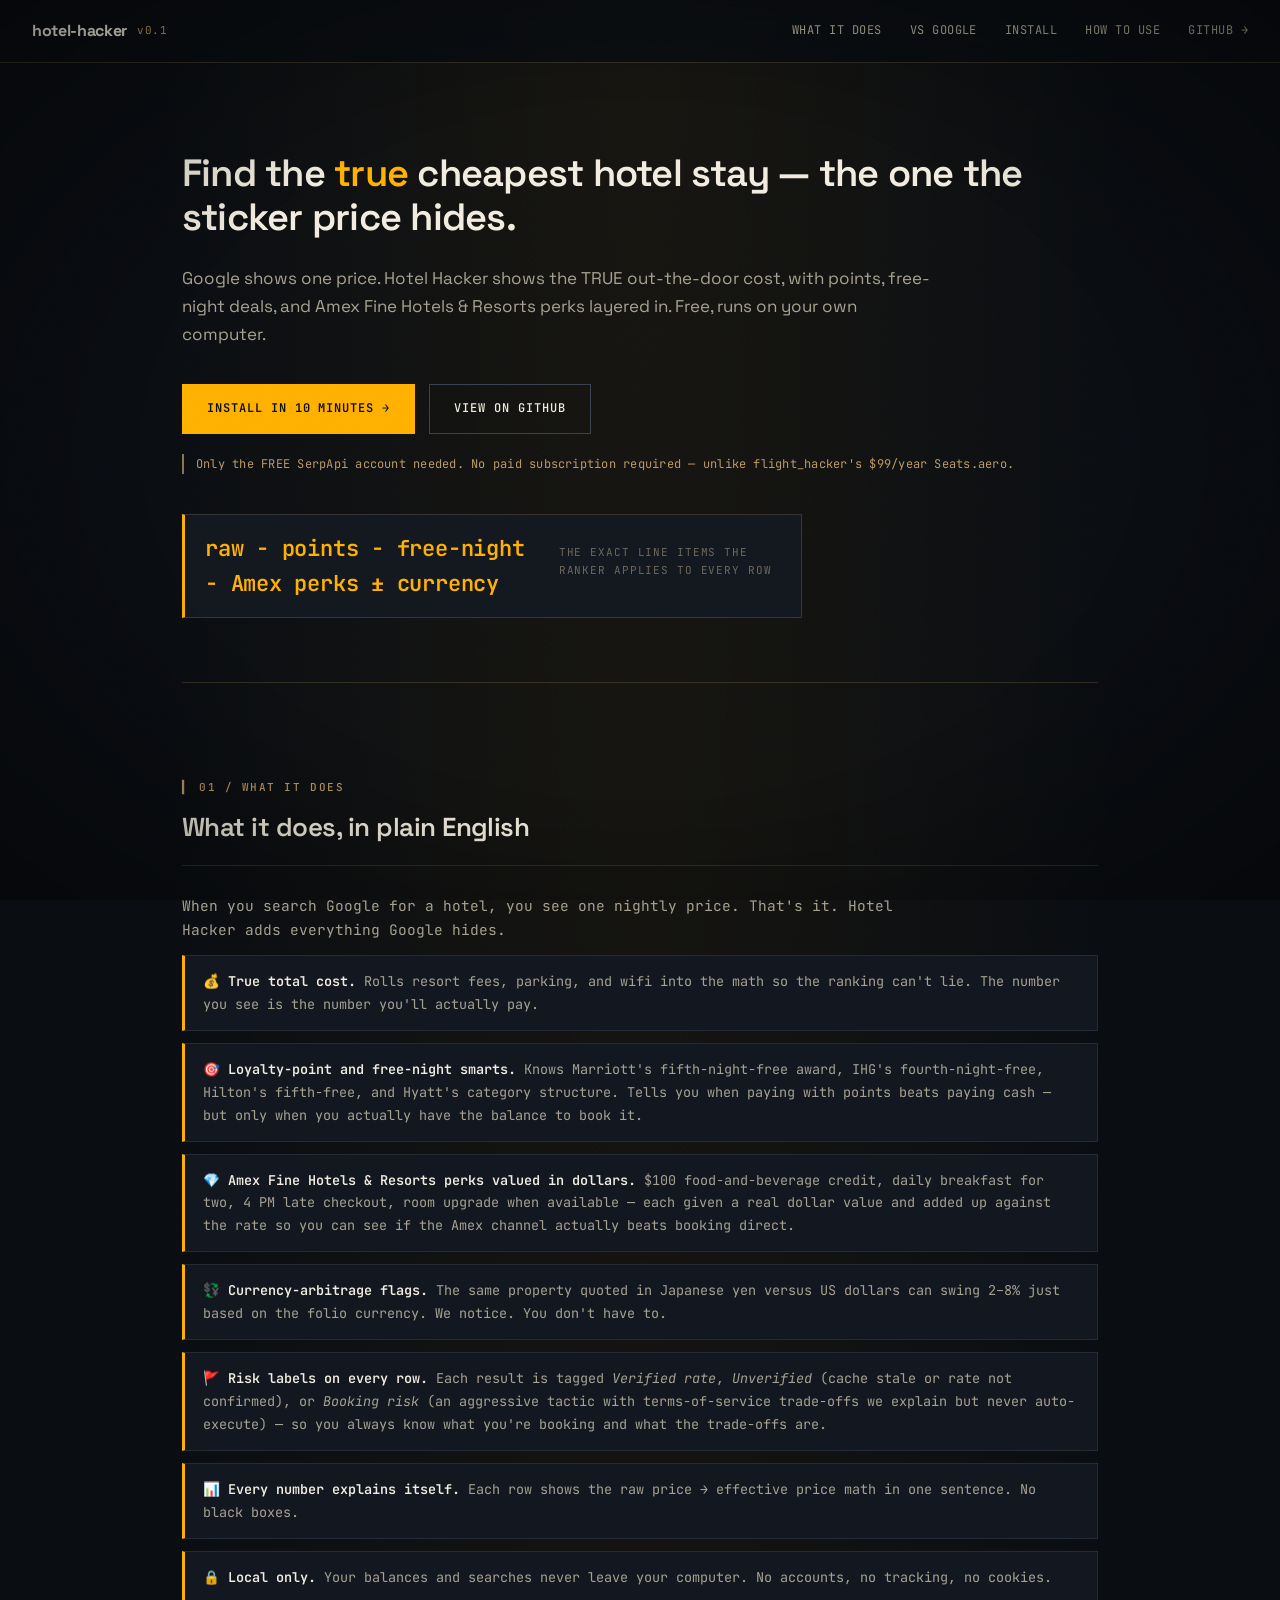
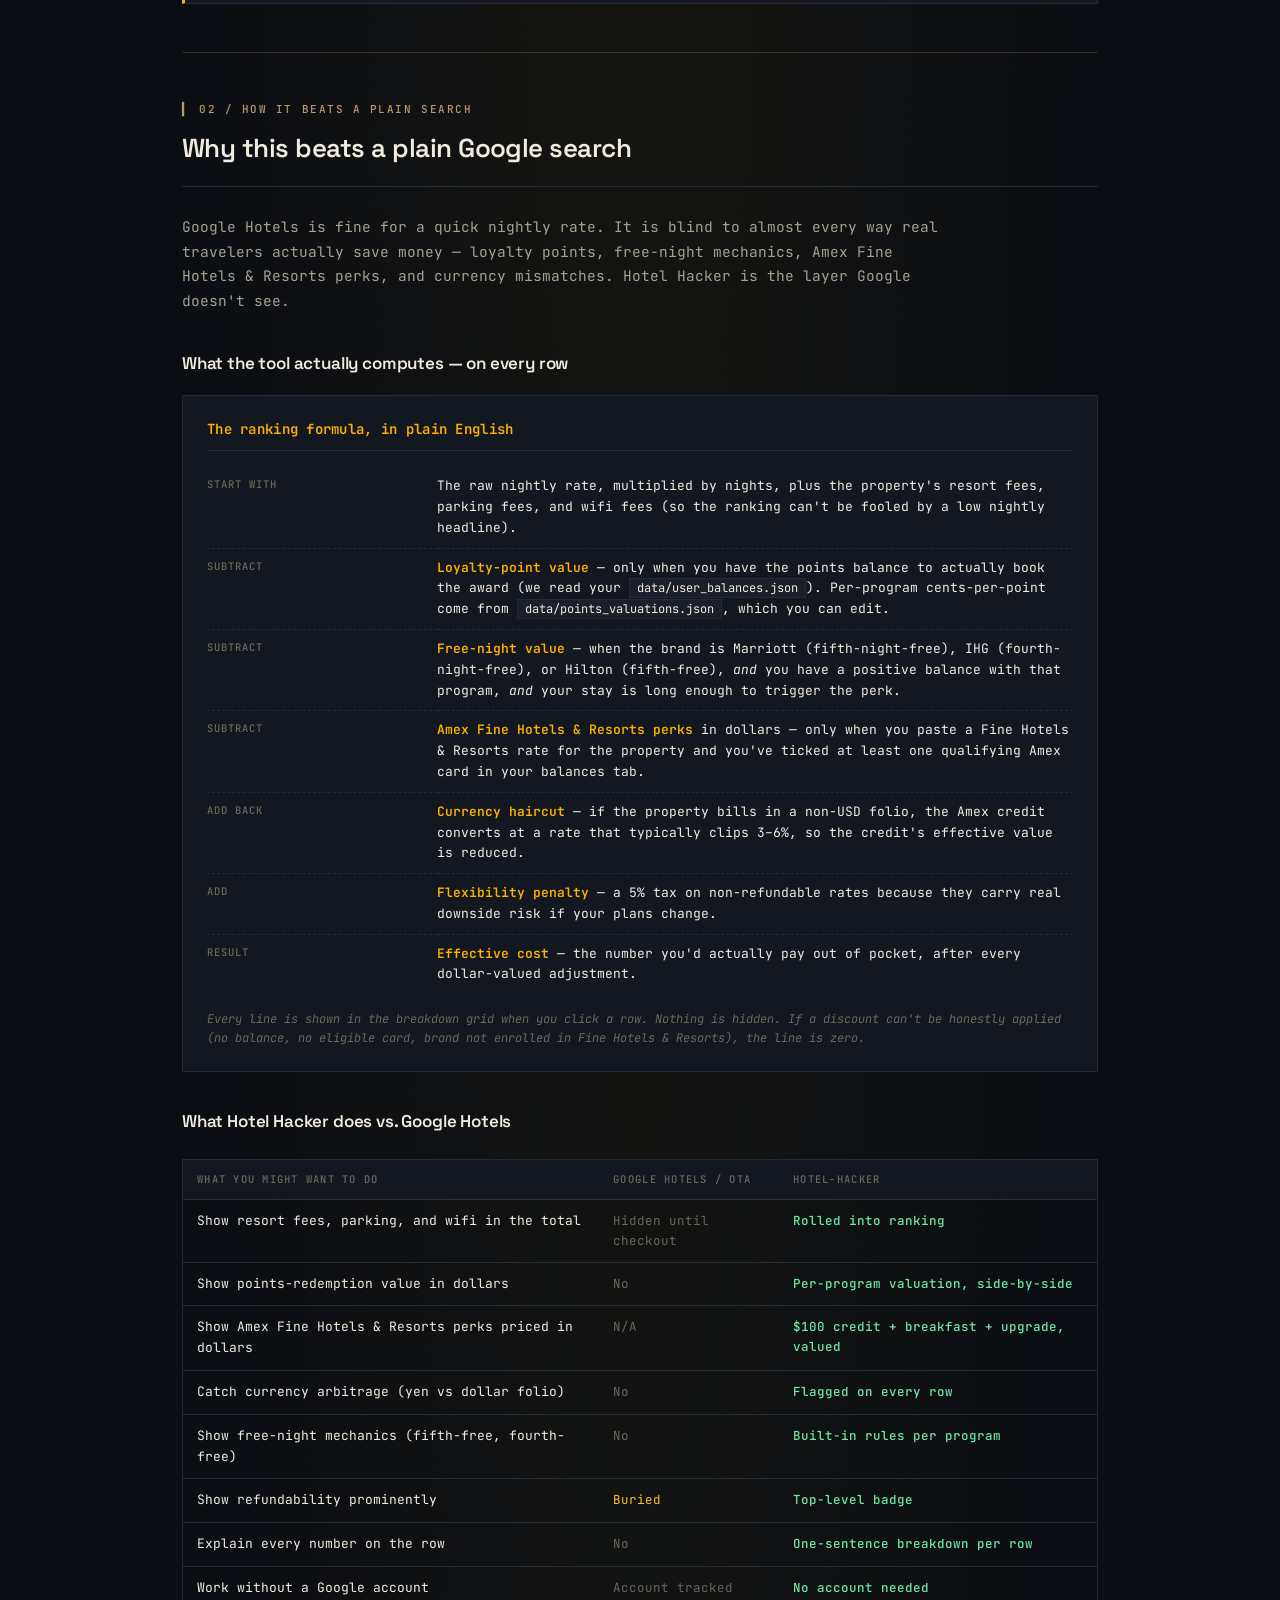
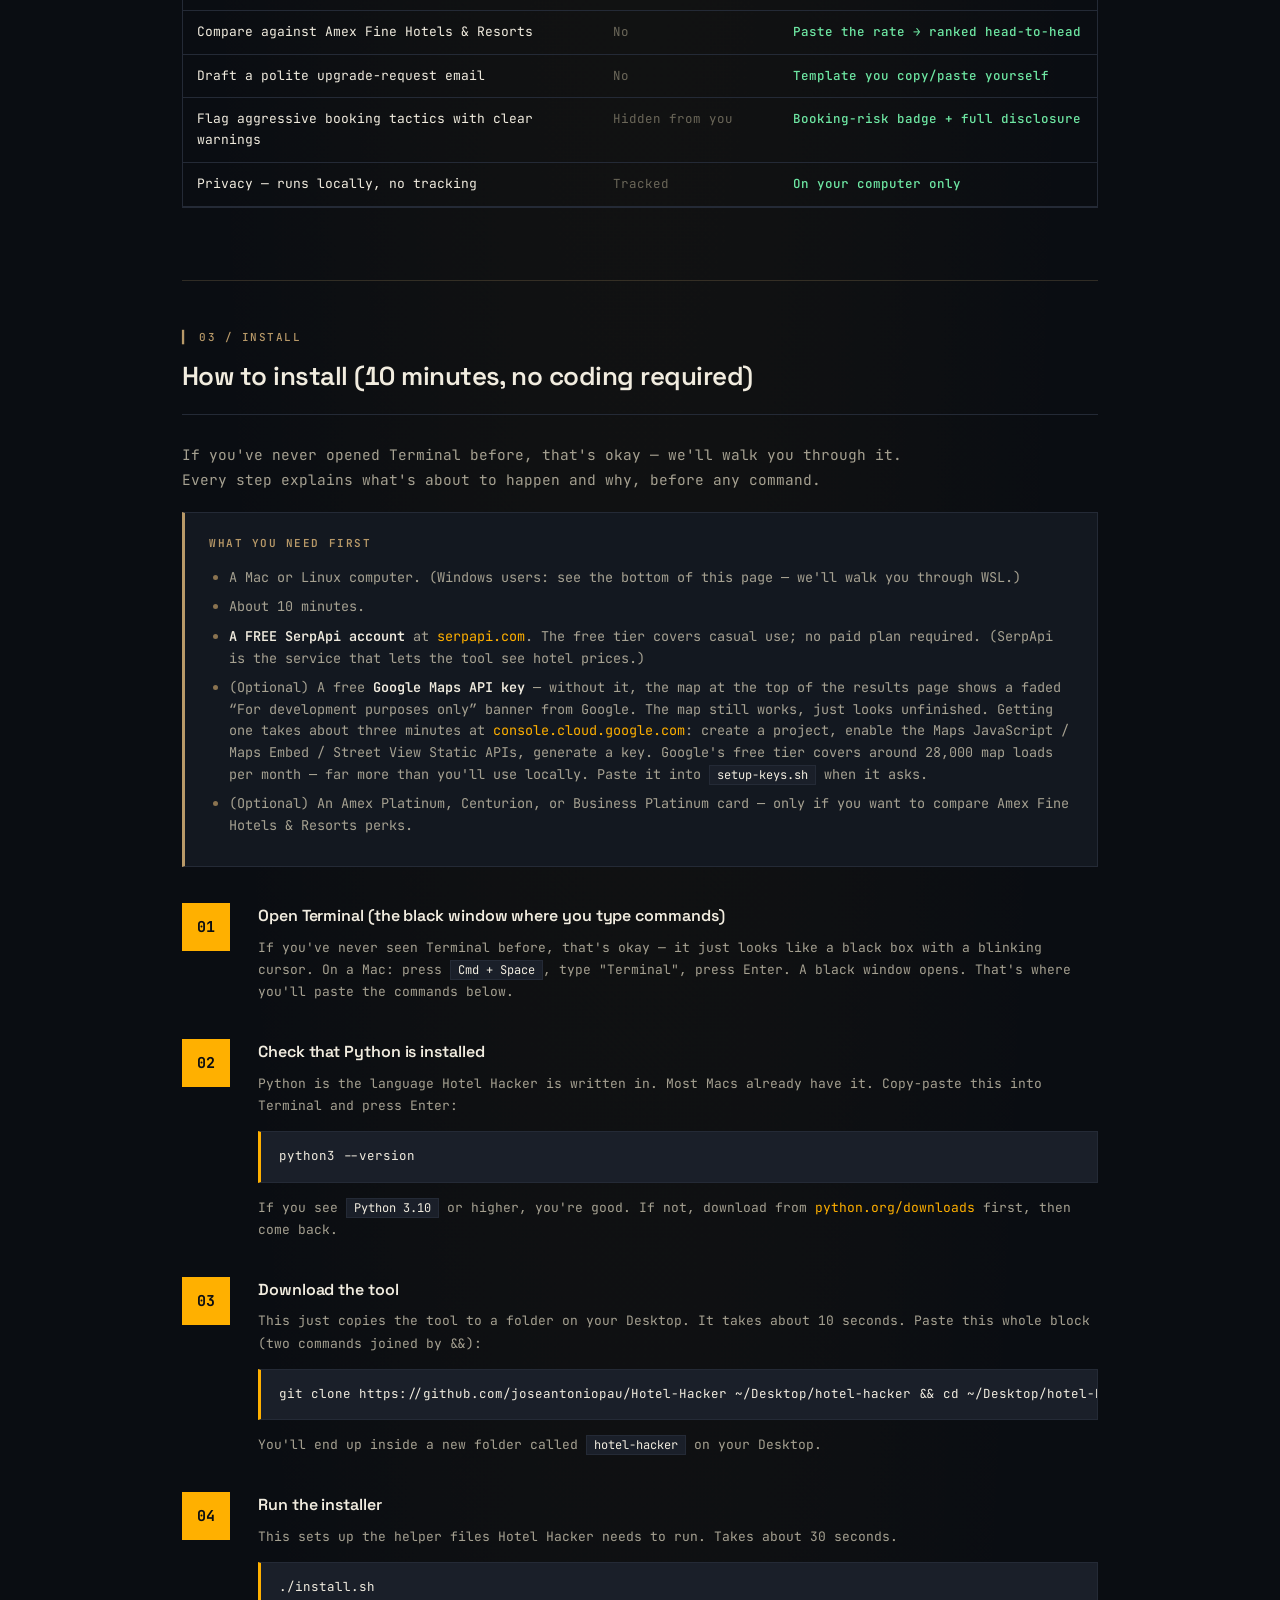
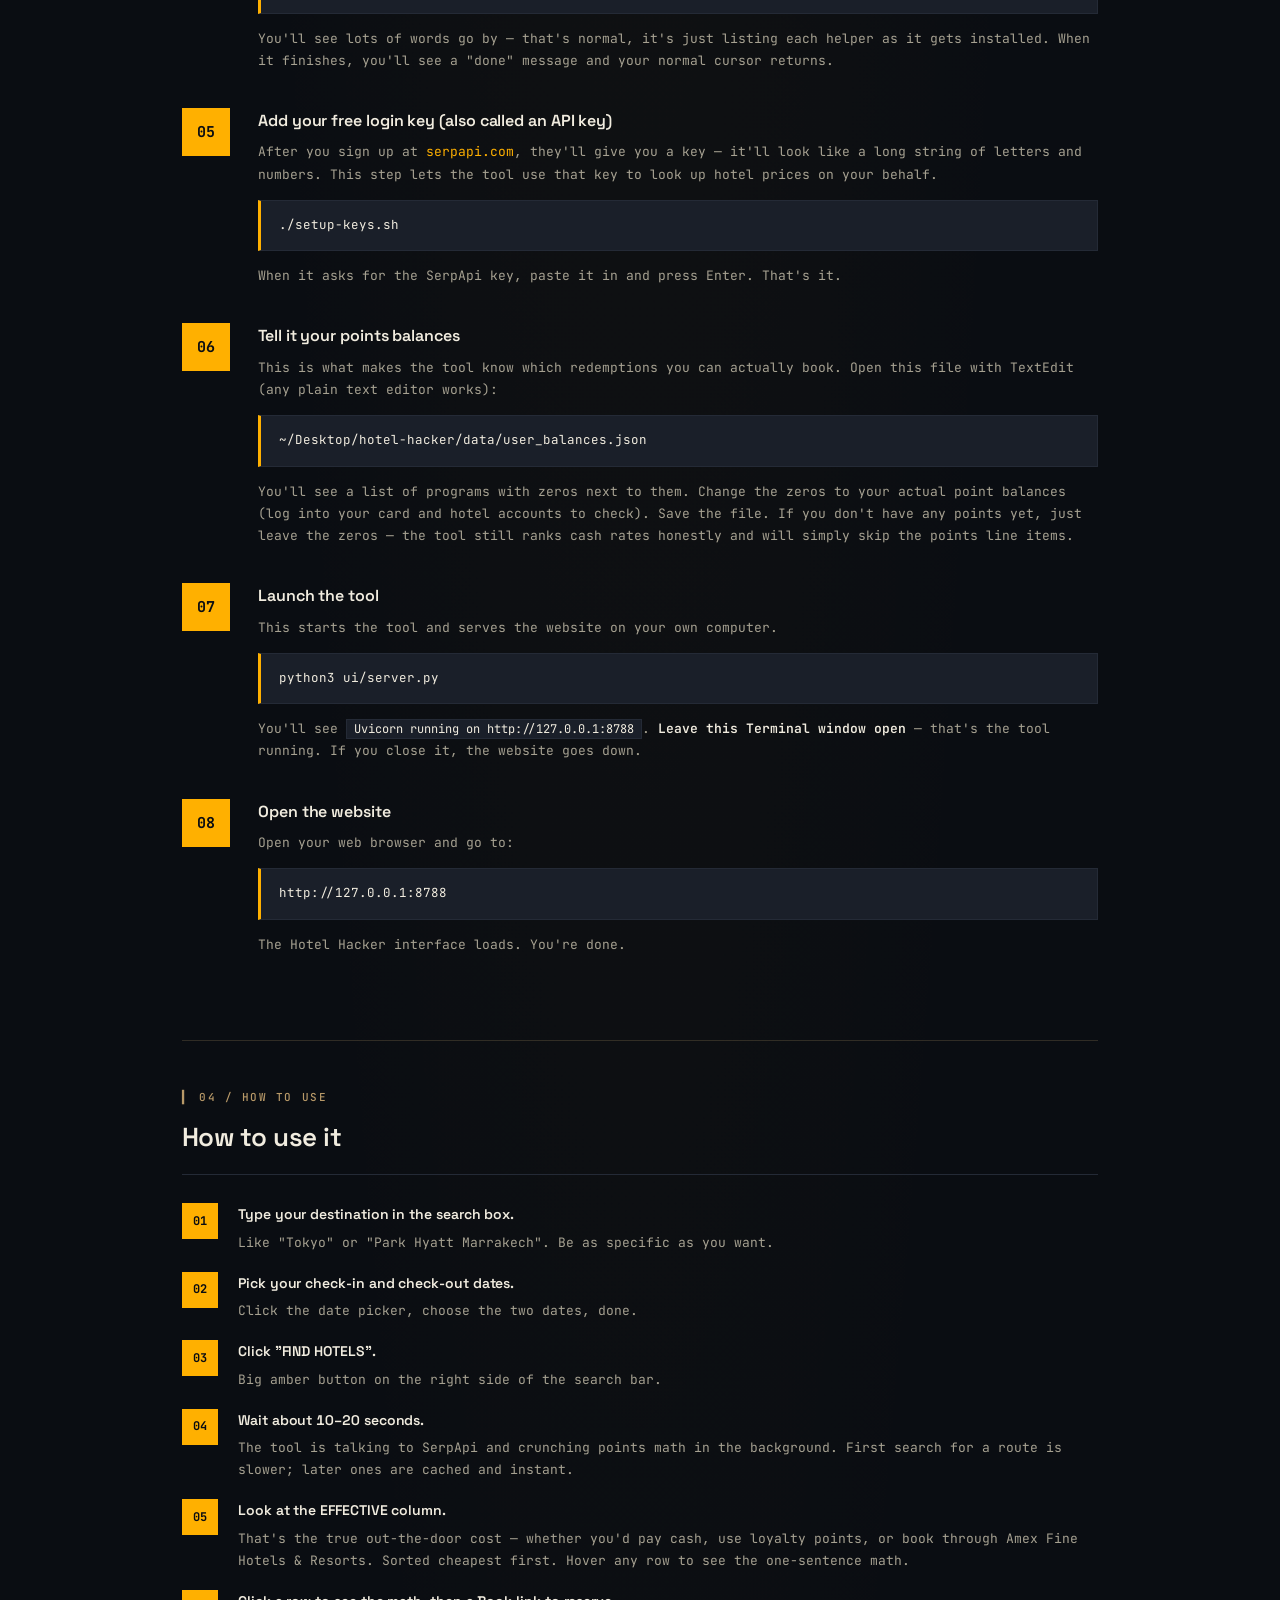
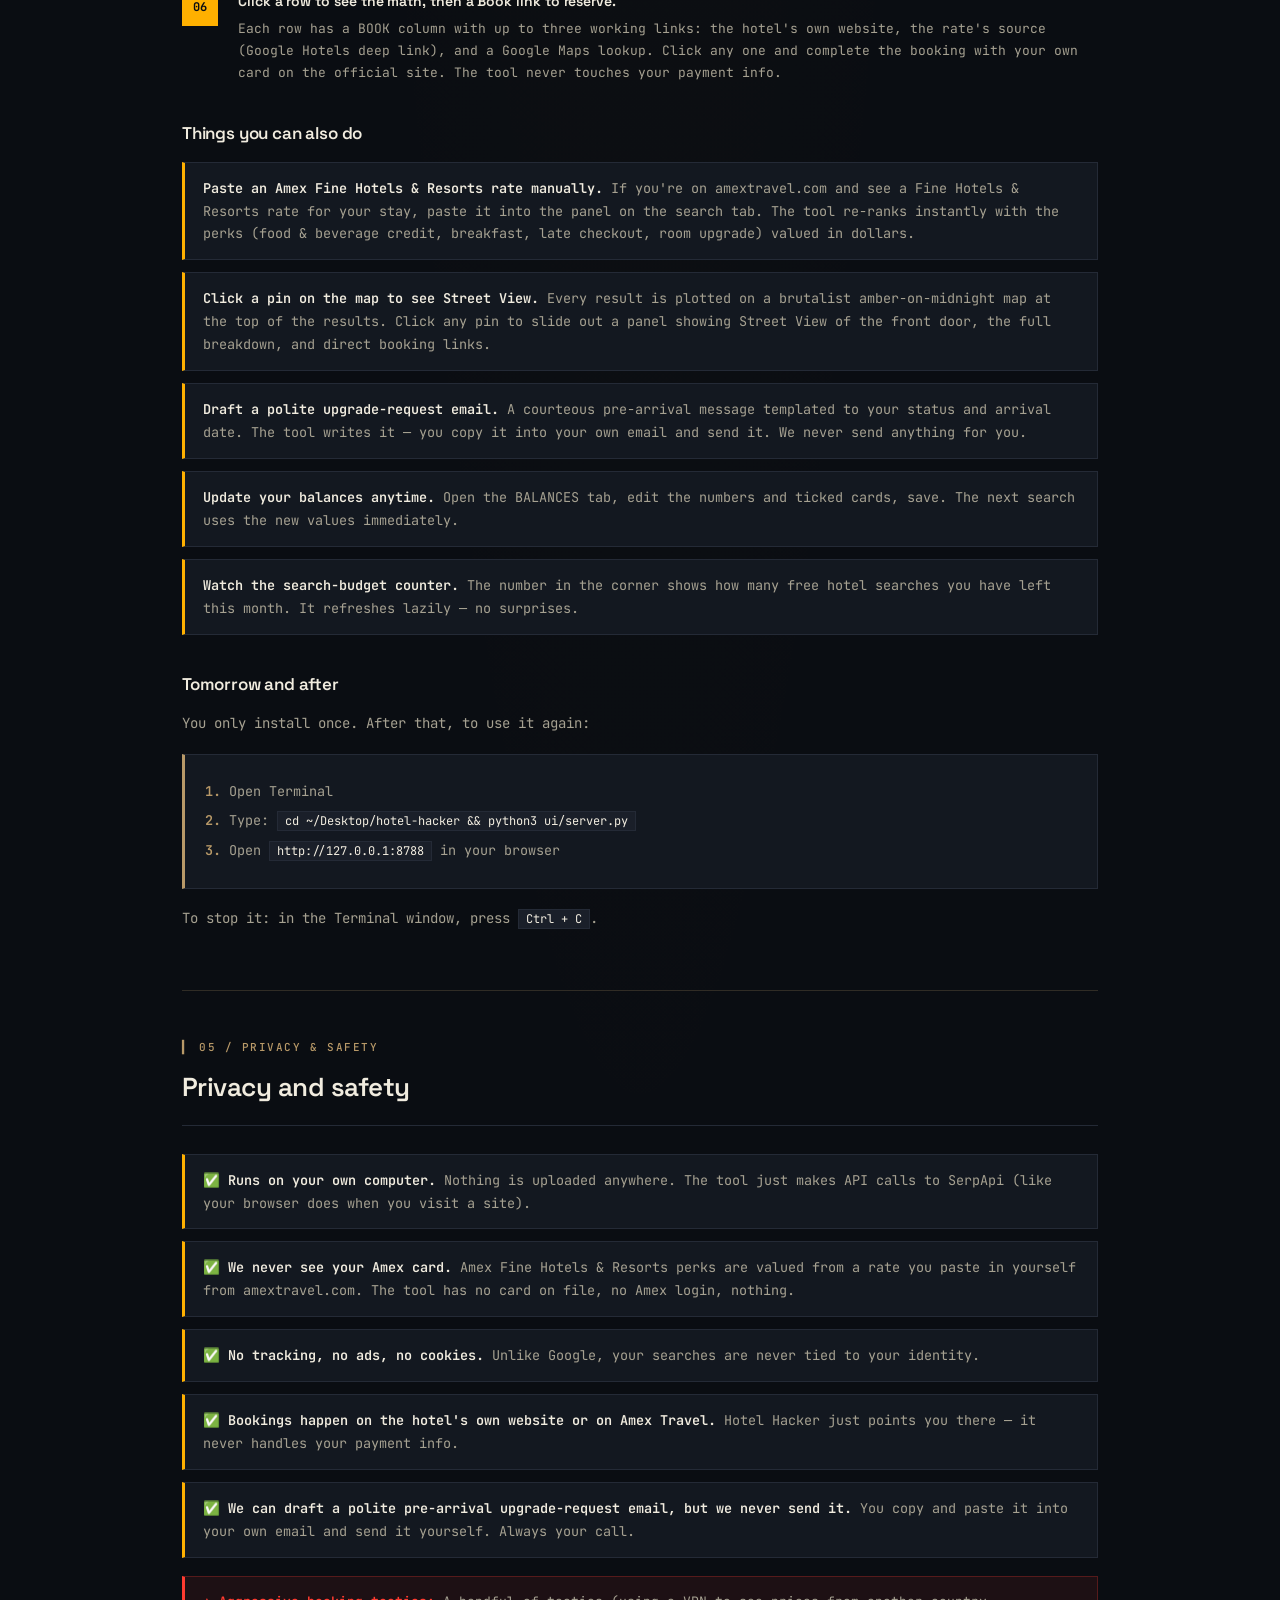
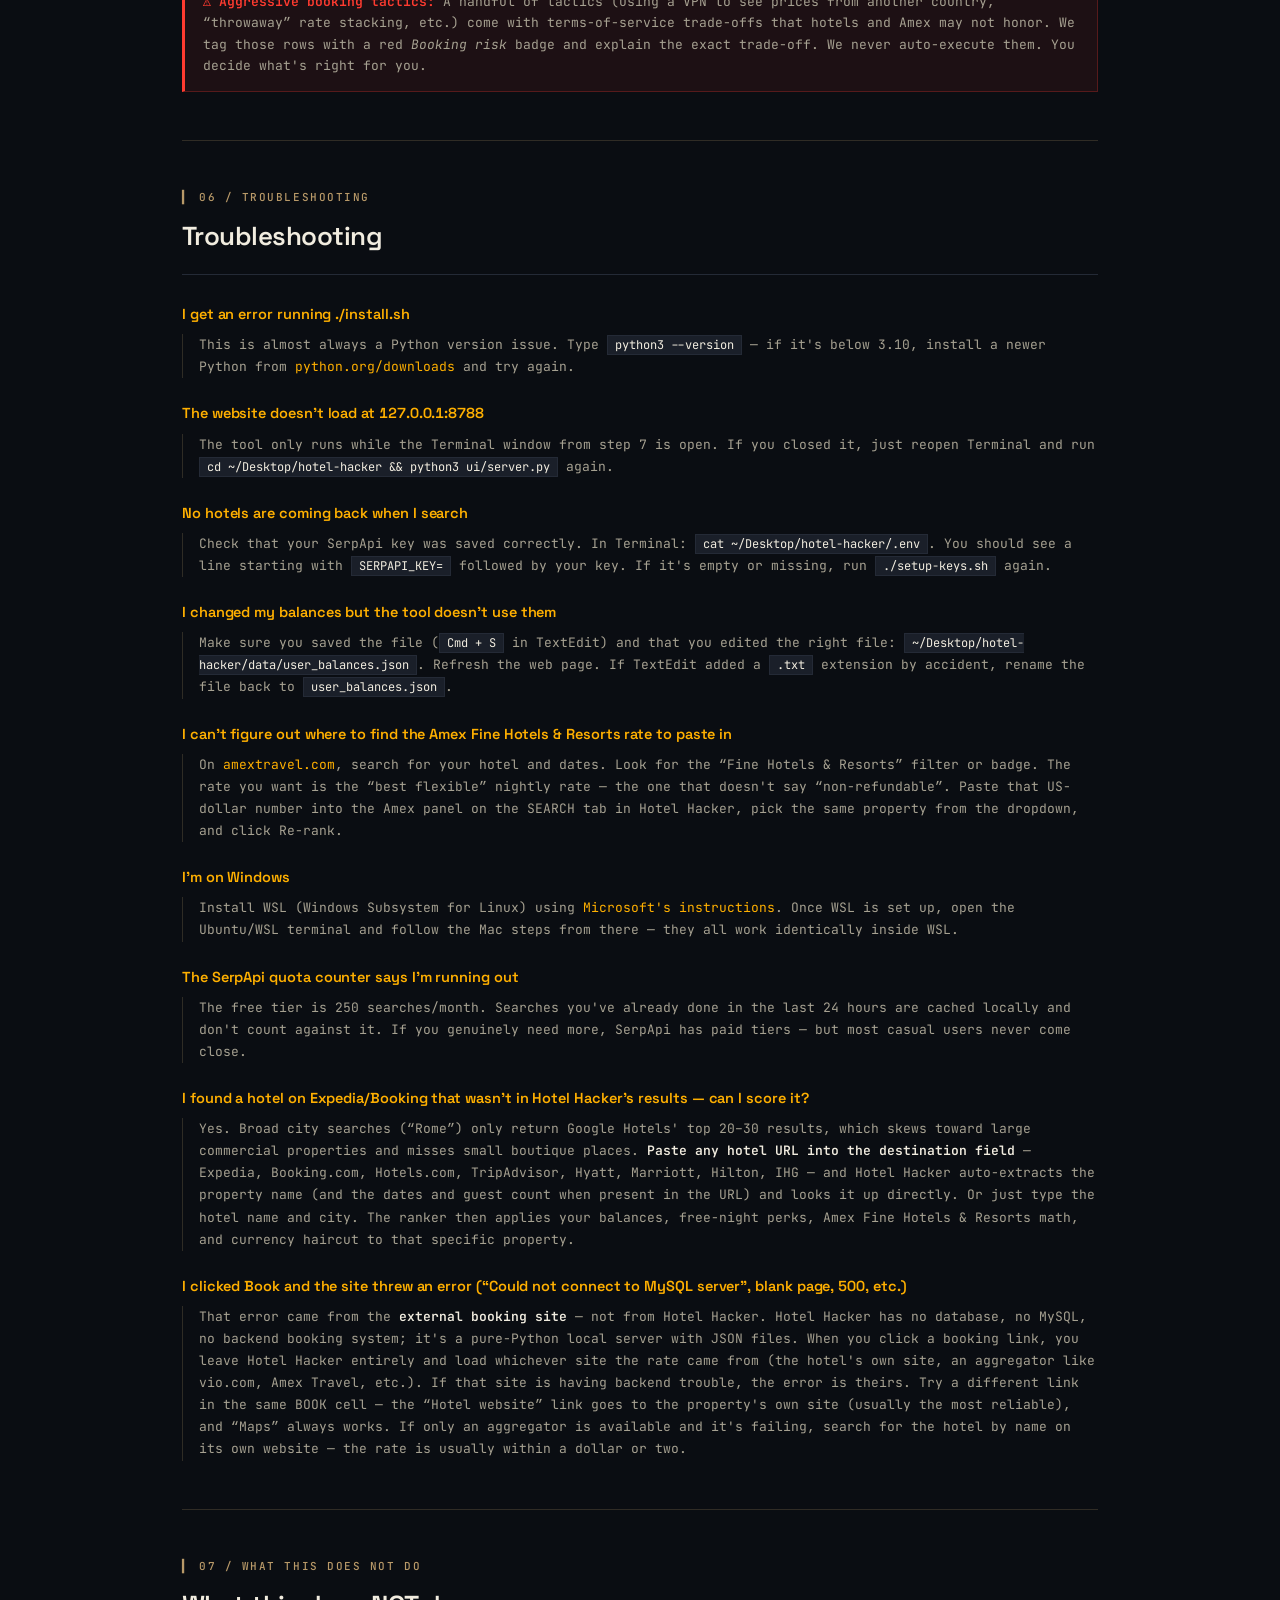
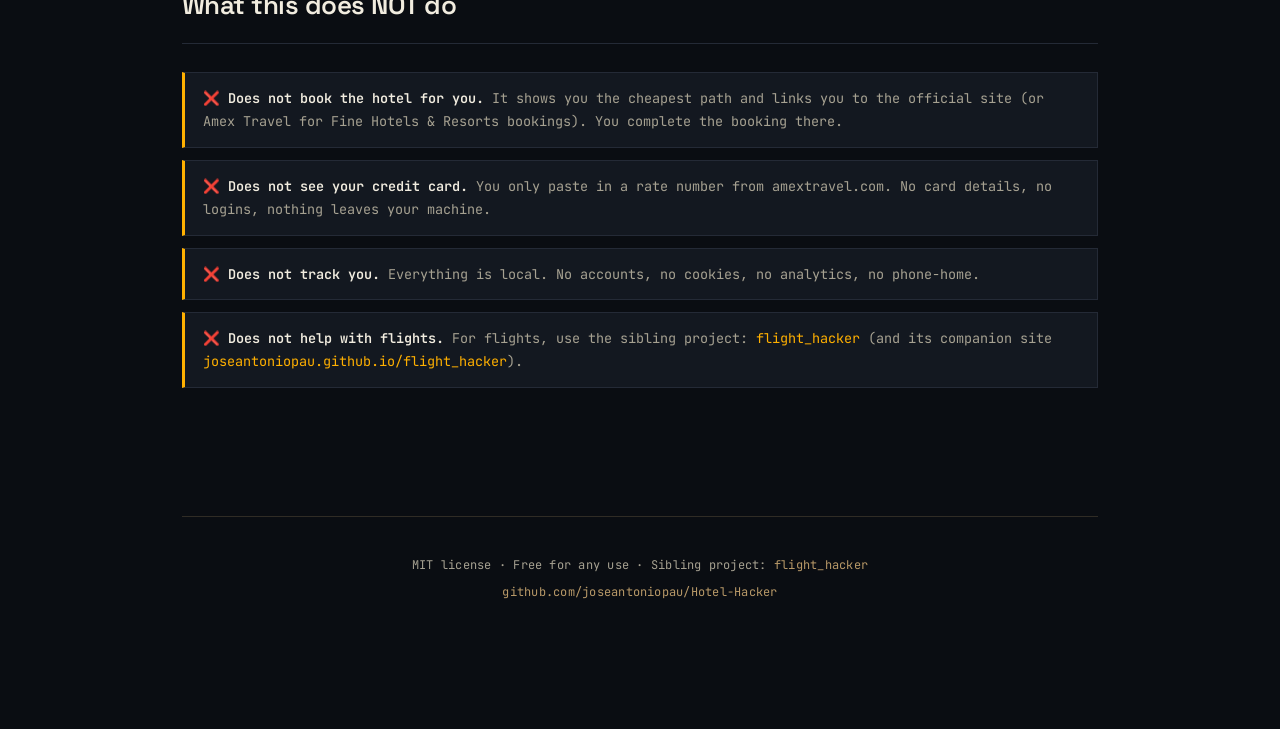
<file: docs/index.html>
<!doctype html>
<html lang="en">
<head>
<meta charset="utf-8" />
<meta name="viewport" content="width=device-width,initial-scale=1" />
<title>hotel-hacker — find the true cheapest hotel stay, the one the sticker price hides</title>
<meta name="description" content="A free, self-hosted tool that shows the true out-the-door cost of any hotel — points value, free-night deals, Amex Fine Hotels & Resorts perks, resort fees, and currency arbitrage layered into one ranking. Free, runs on your own computer." />
<link rel="stylesheet" href="styles.css" />
</head>
<body>

<header class="bar">
  <div class="brand">hotel-hacker<span class="ver">v0.1</span></div>
  <nav class="topnav">
    <a href="#what">What it does</a>
    <a href="#vs-google">vs Google</a>
    <a href="#install">Install</a>
    <a href="#use">How to use</a>
    <a href="https://github.com/joseantoniopau/Hotel-Hacker" target="_blank" rel="noopener">GitHub &rarr;</a>
  </nav>
</header>

<main>

<section class="hero fade-in">
  <h1>Find the <span class="accent">true</span> cheapest hotel stay &mdash; the one the sticker price hides.</h1>
  <p class="lede">Google shows one price. Hotel Hacker shows the TRUE out-the-door cost, with points, free-night deals, and Amex Fine Hotels &amp; Resorts perks layered in. Free, runs on your own computer.</p>
  <div class="cta">
    <a class="btn btn--primary" href="#install">Install in 10 minutes &rarr;</a>
    <a class="btn" href="https://github.com/joseantoniopau/Hotel-Hacker" target="_blank" rel="noopener">View on GitHub</a>
  </div>
  <p class="note">Only the FREE SerpApi account needed. No paid subscription required &mdash; unlike flight_hacker's $99/year Seats.aero.</p>

  <div class="ticker" aria-label="What gets layered into the ranking">
    <span class="ticker-num">raw &minus; points &minus; free-night &minus; Amex perks &plusmn; currency</span>
    <span class="ticker-label">the exact line items the ranker applies to every row</span>
  </div>
</section>

<section id="what" class="block fade-in">
  <h2 data-num="01 / WHAT IT DOES">What it does, in plain English</h2>
  <p class="lede">When you search Google for a hotel, you see one nightly price. That's it. Hotel Hacker adds everything Google hides.</p>
  <ul class="features">
    <li><strong>&#128176; True total cost.</strong> Rolls resort fees, parking, and wifi into the math so the ranking can't lie. The number you see is the number you'll actually pay.</li>
    <li><strong>&#127919; Loyalty-point and free-night smarts.</strong> Knows Marriott's fifth-night-free award, IHG's fourth-night-free, Hilton's fifth-free, and Hyatt's category structure. Tells you when paying with points beats paying cash &mdash; but only when you actually have the balance to book it.</li>
    <li><strong>&#128142; Amex Fine Hotels &amp; Resorts perks valued in dollars.</strong> $100 food-and-beverage credit, daily breakfast for two, 4 PM late checkout, room upgrade when available &mdash; each given a real dollar value and added up against the rate so you can see if the Amex channel actually beats booking direct.</li>
    <li><strong>&#128177; Currency-arbitrage flags.</strong> The same property quoted in Japanese yen versus US dollars can swing 2&ndash;8% just based on the folio currency. We notice. You don't have to.</li>
    <li><strong>&#128681; Risk labels on every row.</strong> Each result is tagged <em>Verified rate</em>, <em>Unverified</em> (cache stale or rate not confirmed), or <em>Booking risk</em> (an aggressive tactic with terms-of-service trade-offs we explain but never auto-execute) &mdash; so you always know what you're booking and what the trade-offs are.</li>
    <li><strong>&#128202; Every number explains itself.</strong> Each row shows the raw price &rarr; effective price math in one sentence. No black boxes.</li>
    <li><strong>&#128274; Local only.</strong> Your balances and searches never leave your computer. No accounts, no tracking, no cookies.</li>
  </ul>
</section>

<section id="vs-google" class="block fade-in">
  <h2 data-num="02 / HOW IT BEATS A PLAIN SEARCH">Why this beats a plain Google search</h2>
  <p class="lede">Google Hotels is fine for a quick nightly rate. It is blind to almost every way real travelers actually save money &mdash; loyalty points, free-night mechanics, Amex Fine Hotels &amp; Resorts perks, and currency mismatches. Hotel Hacker is the layer Google doesn't see.</p>

  <h3>What the tool actually computes &mdash; on every row</h3>

  <div class="example">
    <h4>The ranking formula, in plain English</h4>
    <table class="cmp">
      <tr><td>Start with</td><td>The raw nightly rate, multiplied by nights, plus the property's resort fees, parking fees, and wifi fees (so the ranking can't be fooled by a low nightly headline).</td></tr>
      <tr><td>Subtract</td><td><strong>Loyalty-point value</strong> &mdash; only when you have the points balance to actually book the award (we read your <code>data/user_balances.json</code>). Per-program cents-per-point come from <code>data/points_valuations.json</code>, which you can edit.</td></tr>
      <tr><td>Subtract</td><td><strong>Free-night value</strong> &mdash; when the brand is Marriott (fifth-night-free), IHG (fourth-night-free), or Hilton (fifth-free), <em>and</em> you have a positive balance with that program, <em>and</em> your stay is long enough to trigger the perk.</td></tr>
      <tr><td>Subtract</td><td><strong>Amex Fine Hotels &amp; Resorts perks</strong> in dollars &mdash; only when you paste a Fine Hotels &amp; Resorts rate for the property and you've ticked at least one qualifying Amex card in your balances tab.</td></tr>
      <tr><td>Add back</td><td><strong>Currency haircut</strong> &mdash; if the property bills in a non-USD folio, the Amex credit converts at a rate that typically clips 3&ndash;6%, so the credit's effective value is reduced.</td></tr>
      <tr><td>Add</td><td><strong>Flexibility penalty</strong> &mdash; a 5% tax on non-refundable rates because they carry real downside risk if your plans change.</td></tr>
      <tr><td>Result</td><td><strong>Effective cost</strong> &mdash; the number you'd actually pay out of pocket, after every dollar-valued adjustment.</td></tr>
    </table>
    <p class="cmp-foot">Every line is shown in the breakdown grid when you click a row. Nothing is hidden. If a discount can't be honestly applied (no balance, no eligible card, brand not enrolled in Fine Hotels &amp; Resorts), the line is zero.</p>
  </div>

  <h3>What Hotel Hacker does vs. Google Hotels</h3>
  <div class="comparison">
    <table>
      <thead>
        <tr><th>What you might want to do</th><th>Google Hotels / OTA</th><th>hotel-hacker</th></tr>
      </thead>
      <tbody>
        <tr><td>Show resort fees, parking, and wifi in the total</td><td class="n">Hidden until checkout</td><td class="y">Rolled into ranking</td></tr>
        <tr><td>Show points-redemption value in dollars</td><td class="n">No</td><td class="y">Per-program valuation, side-by-side</td></tr>
        <tr><td>Show Amex Fine Hotels &amp; Resorts perks priced in dollars</td><td class="n">N/A</td><td class="y">$100 credit + breakfast + upgrade, valued</td></tr>
        <tr><td>Catch currency arbitrage (yen vs dollar folio)</td><td class="n">No</td><td class="y">Flagged on every row</td></tr>
        <tr><td>Show free-night mechanics (fifth-free, fourth-free)</td><td class="n">No</td><td class="y">Built-in rules per program</td></tr>
        <tr><td>Show refundability prominently</td><td class="p">Buried</td><td class="y">Top-level badge</td></tr>
        <tr><td>Explain every number on the row</td><td class="n">No</td><td class="y">One-sentence breakdown per row</td></tr>
        <tr><td>Work without a Google account</td><td class="n">Account tracked</td><td class="y">No account needed</td></tr>
        <tr><td>Compare against Amex Fine Hotels &amp; Resorts</td><td class="n">No</td><td class="y">Paste the rate &rarr; ranked head-to-head</td></tr>
        <tr><td>Draft a polite upgrade-request email</td><td class="n">No</td><td class="y">Template you copy/paste yourself</td></tr>
        <tr><td>Flag aggressive booking tactics with clear warnings</td><td class="n">Hidden from you</td><td class="y">Booking-risk badge + full disclosure</td></tr>
        <tr><td>Privacy &mdash; runs locally, no tracking</td><td class="n">Tracked</td><td class="y">On your computer only</td></tr>
      </tbody>
    </table>
  </div>
</section>

<section id="install" class="block fade-in">
  <h2 data-num="03 / INSTALL">How to install (10 minutes, no coding required)</h2>
  <p class="lede">If you've never opened Terminal before, that's okay &mdash; we'll walk you through it. Every step explains what's about to happen and why, before any command.</p>

  <div class="prereqs">
    <h3>What you need first</h3>
    <ul>
      <li>A Mac or Linux computer. (Windows users: see the bottom of this page &mdash; we'll walk you through WSL.)</li>
      <li>About 10 minutes.</li>
      <li><strong>A FREE SerpApi account</strong> at <a href="https://serpapi.com/" target="_blank" rel="noopener">serpapi.com</a>. The free tier covers casual use; no paid plan required. (SerpApi is the service that lets the tool see hotel prices.)</li>
      <li>(Optional) A free <strong>Google Maps API key</strong> &mdash; without it, the map at the top of the results page shows a faded &ldquo;For development purposes only&rdquo; banner from Google. The map still works, just looks unfinished. Getting one takes about three minutes at <a href="https://console.cloud.google.com/google/maps-apis/start" target="_blank" rel="noopener">console.cloud.google.com</a>: create a project, enable the Maps JavaScript / Maps Embed / Street View Static APIs, generate a key. Google's free tier covers around 28,000 map loads per month &mdash; far more than you'll use locally. Paste it into <code>setup-keys.sh</code> when it asks.</li>
      <li>(Optional) An Amex Platinum, Centurion, or Business Platinum card &mdash; only if you want to compare Amex Fine Hotels &amp; Resorts perks.</li>
    </ul>
  </div>

  <ol class="steps">
    <li>
      <h4>Open Terminal (the black window where you type commands)</h4>
      <p>If you've never seen Terminal before, that's okay &mdash; it just looks like a black box with a blinking cursor. On a Mac: press <code>Cmd + Space</code>, type "Terminal", press Enter. A black window opens. That's where you'll paste the commands below.</p>
    </li>

    <li>
      <h4>Check that Python is installed</h4>
      <p>Python is the language Hotel Hacker is written in. Most Macs already have it. Copy-paste this into Terminal and press Enter:</p>
      <pre><code>python3 --version</code></pre>
      <p>If you see <code>Python 3.10</code> or higher, you're good. If not, download from <a href="https://www.python.org/downloads/" target="_blank" rel="noopener">python.org/downloads</a> first, then come back.</p>
    </li>

    <li>
      <h4>Download the tool</h4>
      <p>This just copies the tool to a folder on your Desktop. It takes about 10 seconds. Paste this whole block (two commands joined by &amp;&amp;):</p>
      <pre><code>git clone https://github.com/joseantoniopau/Hotel-Hacker ~/Desktop/hotel-hacker &amp;&amp; cd ~/Desktop/hotel-hacker</code></pre>
      <p>You'll end up inside a new folder called <code>hotel-hacker</code> on your Desktop.</p>
    </li>

    <li>
      <h4>Run the installer</h4>
      <p>This sets up the helper files Hotel Hacker needs to run. Takes about 30 seconds.</p>
      <pre><code>./install.sh</code></pre>
      <p>You'll see lots of words go by &mdash; that's normal, it's just listing each helper as it gets installed. When it finishes, you'll see a "done" message and your normal cursor returns.</p>
    </li>

    <li>
      <h4>Add your free login key (also called an API key)</h4>
      <p>After you sign up at <a href="https://serpapi.com/" target="_blank" rel="noopener">serpapi.com</a>, they'll give you a key &mdash; it'll look like a long string of letters and numbers. This step lets the tool use that key to look up hotel prices on your behalf.</p>
      <pre><code>./setup-keys.sh</code></pre>
      <p>When it asks for the SerpApi key, paste it in and press Enter. That's it.</p>
    </li>

    <li>
      <h4>Tell it your points balances</h4>
      <p>This is what makes the tool know which redemptions you can actually book. Open this file with TextEdit (any plain text editor works):</p>
      <pre><code>~/Desktop/hotel-hacker/data/user_balances.json</code></pre>
      <p>You'll see a list of programs with zeros next to them. Change the zeros to your actual point balances (log into your card and hotel accounts to check). Save the file. If you don't have any points yet, just leave the zeros &mdash; the tool still ranks cash rates honestly and will simply skip the points line items.</p>
    </li>

    <li>
      <h4>Launch the tool</h4>
      <p>This starts the tool and serves the website on your own computer.</p>
      <pre><code>python3 ui/server.py</code></pre>
      <p>You'll see <code>Uvicorn running on http://127.0.0.1:8788</code>. <strong>Leave this Terminal window open</strong> &mdash; that's the tool running. If you close it, the website goes down.</p>
    </li>

    <li>
      <h4>Open the website</h4>
      <p>Open your web browser and go to:</p>
      <pre><code>http://127.0.0.1:8788</code></pre>
      <p>The Hotel Hacker interface loads. You're done.</p>
    </li>
  </ol>
</section>

<section id="use" class="block fade-in">
  <h2 data-num="04 / HOW TO USE">How to use it</h2>
  <ol class="steps steps--small">
    <li>
      <h4>Type your destination in the search box.</h4>
      <p>Like "Tokyo" or "Park Hyatt Marrakech". Be as specific as you want.</p>
    </li>
    <li>
      <h4>Pick your check-in and check-out dates.</h4>
      <p>Click the date picker, choose the two dates, done.</p>
    </li>
    <li>
      <h4>Click "FIND HOTELS".</h4>
      <p>Big amber button on the right side of the search bar.</p>
    </li>
    <li>
      <h4>Wait about 10&ndash;20 seconds.</h4>
      <p>The tool is talking to SerpApi and crunching points math in the background. First search for a route is slower; later ones are cached and instant.</p>
    </li>
    <li>
      <h4>Look at the EFFECTIVE column.</h4>
      <p>That's the true out-the-door cost &mdash; whether you'd pay cash, use loyalty points, or book through Amex Fine Hotels &amp; Resorts. Sorted cheapest first. Hover any row to see the one-sentence math.</p>
    </li>
    <li>
      <h4>Click a row to see the math, then a Book link to reserve.</h4>
      <p>Each row has a BOOK column with up to three working links: the hotel's own website, the rate's source (Google Hotels deep link), and a Google Maps lookup. Click any one and complete the booking with your own card on the official site. The tool never touches your payment info.</p>
    </li>
  </ol>

  <h3>Things you can also do</h3>
  <ul class="features">
    <li><strong>Paste an Amex Fine Hotels &amp; Resorts rate manually.</strong> If you're on amextravel.com and see a Fine Hotels &amp; Resorts rate for your stay, paste it into the panel on the search tab. The tool re-ranks instantly with the perks (food &amp; beverage credit, breakfast, late checkout, room upgrade) valued in dollars.</li>
    <li><strong>Click a pin on the map to see Street View.</strong> Every result is plotted on a brutalist amber-on-midnight map at the top of the results. Click any pin to slide out a panel showing Street View of the front door, the full breakdown, and direct booking links.</li>
    <li><strong>Draft a polite upgrade-request email.</strong> A courteous pre-arrival message templated to your status and arrival date. The tool writes it &mdash; you copy it into your own email and send it. We never send anything for you.</li>
    <li><strong>Update your balances anytime.</strong> Open the BALANCES tab, edit the numbers and ticked cards, save. The next search uses the new values immediately.</li>
    <li><strong>Watch the search-budget counter.</strong> The number in the corner shows how many free hotel searches you have left this month. It refreshes lazily &mdash; no surprises.</li>
  </ul>

  <h3>Tomorrow and after</h3>
  <p>You only install once. After that, to use it again:</p>
  <ol class="next-use">
    <li>Open Terminal</li>
    <li>Type: <code>cd ~/Desktop/hotel-hacker &amp;&amp; python3 ui/server.py</code></li>
    <li>Open <code>http://127.0.0.1:8788</code> in your browser</li>
  </ol>
  <p>To stop it: in the Terminal window, press <code>Ctrl + C</code>.</p>
</section>

<section class="block fade-in">
  <h2 data-num="05 / PRIVACY &amp; SAFETY">Privacy and safety</h2>
  <ul class="features">
    <li><strong>&#9989; Runs on your own computer.</strong> Nothing is uploaded anywhere. The tool just makes API calls to SerpApi (like your browser does when you visit a site).</li>
    <li><strong>&#9989; We never see your Amex card.</strong> Amex Fine Hotels &amp; Resorts perks are valued from a rate you paste in yourself from amextravel.com. The tool has no card on file, no Amex login, nothing.</li>
    <li><strong>&#9989; No tracking, no ads, no cookies.</strong> Unlike Google, your searches are never tied to your identity.</li>
    <li><strong>&#9989; Bookings happen on the hotel's own website or on Amex Travel.</strong> Hotel Hacker just points you there &mdash; it never handles your payment info.</li>
    <li><strong>&#9989; We can draft a polite pre-arrival upgrade-request email, but we never send it.</strong> You copy and paste it into your own email and send it yourself. Always your call.</li>
  </ul>
  <div class="tos-note">
    <strong>&#9888;&#65039; Aggressive booking tactics:</strong> A handful of tactics (using a VPN to see prices from another country, &ldquo;throwaway&rdquo; rate stacking, etc.) come with terms-of-service trade-offs that hotels and Amex may not honor. We tag those rows with a red <em>Booking risk</em> badge and explain the exact trade-off. We never auto-execute them. You decide what's right for you.
  </div>
</section>

<section class="block fade-in">
  <h2 data-num="06 / TROUBLESHOOTING">Troubleshooting</h2>
  <dl class="faq">
    <dt>I get an error running ./install.sh</dt>
    <dd>This is almost always a Python version issue. Type <code>python3 --version</code> &mdash; if it's below 3.10, install a newer Python from <a href="https://www.python.org/downloads/" target="_blank" rel="noopener">python.org/downloads</a> and try again.</dd>

    <dt>The website doesn't load at 127.0.0.1:8788</dt>
    <dd>The tool only runs while the Terminal window from step 7 is open. If you closed it, just reopen Terminal and run <code>cd ~/Desktop/hotel-hacker &amp;&amp; python3 ui/server.py</code> again.</dd>

    <dt>No hotels are coming back when I search</dt>
    <dd>Check that your SerpApi key was saved correctly. In Terminal: <code>cat ~/Desktop/hotel-hacker/.env</code>. You should see a line starting with <code>SERPAPI_KEY=</code> followed by your key. If it's empty or missing, run <code>./setup-keys.sh</code> again.</dd>

    <dt>I changed my balances but the tool doesn't use them</dt>
    <dd>Make sure you saved the file (<code>Cmd + S</code> in TextEdit) and that you edited the right file: <code>~/Desktop/hotel-hacker/data/user_balances.json</code>. Refresh the web page. If TextEdit added a <code>.txt</code> extension by accident, rename the file back to <code>user_balances.json</code>.</dd>

    <dt>I can't figure out where to find the Amex Fine Hotels &amp; Resorts rate to paste in</dt>
    <dd>On <a href="https://www.amextravel.com/" target="_blank" rel="noopener">amextravel.com</a>, search for your hotel and dates. Look for the &ldquo;Fine Hotels &amp; Resorts&rdquo; filter or badge. The rate you want is the &ldquo;best flexible&rdquo; nightly rate &mdash; the one that doesn't say &ldquo;non-refundable&rdquo;. Paste that US-dollar number into the Amex panel on the SEARCH tab in Hotel Hacker, pick the same property from the dropdown, and click Re-rank.</dd>

    <dt>I'm on Windows</dt>
    <dd>Install WSL (Windows Subsystem for Linux) using <a href="https://learn.microsoft.com/en-us/windows/wsl/install" target="_blank" rel="noopener">Microsoft's instructions</a>. Once WSL is set up, open the Ubuntu/WSL terminal and follow the Mac steps from there &mdash; they all work identically inside WSL.</dd>

    <dt>The SerpApi quota counter says I'm running out</dt>
    <dd>The free tier is 250 searches/month. Searches you've already done in the last 24 hours are cached locally and don't count against it. If you genuinely need more, SerpApi has paid tiers &mdash; but most casual users never come close.</dd>

    <dt>I found a hotel on Expedia/Booking that wasn't in Hotel Hacker's results &mdash; can I score it?</dt>
    <dd>Yes. Broad city searches (&ldquo;Rome&rdquo;) only return Google Hotels' top 20&ndash;30 results, which skews toward large commercial properties and misses small boutique places. <strong>Paste any hotel URL into the destination field</strong> &mdash; Expedia, Booking.com, Hotels.com, TripAdvisor, Hyatt, Marriott, Hilton, IHG &mdash; and Hotel Hacker auto-extracts the property name (and the dates and guest count when present in the URL) and looks it up directly. Or just type the hotel name and city. The ranker then applies your balances, free-night perks, Amex Fine Hotels &amp; Resorts math, and currency haircut to that specific property.</dd>

    <dt>I clicked Book and the site threw an error (&ldquo;Could not connect to MySQL server&rdquo;, blank page, 500, etc.)</dt>
    <dd>That error came from the <strong>external booking site</strong> &mdash; not from Hotel Hacker. Hotel Hacker has no database, no MySQL, no backend booking system; it's a pure-Python local server with JSON files. When you click a booking link, you leave Hotel Hacker entirely and load whichever site the rate came from (the hotel's own site, an aggregator like vio.com, Amex Travel, etc.). If that site is having backend trouble, the error is theirs. Try a different link in the same BOOK cell &mdash; the &ldquo;Hotel website&rdquo; link goes to the property's own site (usually the most reliable), and &ldquo;Maps&rdquo; always works. If only an aggregator is available and it's failing, search for the hotel by name on its own website &mdash; the rate is usually within a dollar or two.</dd>
  </dl>
</section>

<section class="block fade-in">
  <h2 data-num="07 / WHAT THIS DOES NOT DO">What this does NOT do</h2>
  <ul class="features">
    <li>&#10060; <strong>Does not book the hotel for you.</strong> It shows you the cheapest path and links you to the official site (or Amex Travel for Fine Hotels &amp; Resorts bookings). You complete the booking there.</li>
    <li>&#10060; <strong>Does not see your credit card.</strong> You only paste in a rate number from amextravel.com. No card details, no logins, nothing leaves your machine.</li>
    <li>&#10060; <strong>Does not track you.</strong> Everything is local. No accounts, no cookies, no analytics, no phone-home.</li>
    <li>&#10060; <strong>Does not help with flights.</strong> For flights, use the sibling project: <a href="https://github.com/joseantoniopau/flight_hacker" target="_blank" rel="noopener">flight_hacker</a> (and its companion site <a href="https://joseantoniopau.github.io/flight_hacker/" target="_blank" rel="noopener">joseantoniopau.github.io/flight_hacker</a>).</li>
  </ul>
</section>

<footer>
  <p>MIT license &middot; Free for any use &middot; Sibling project: <a href="https://github.com/joseantoniopau/flight_hacker" target="_blank" rel="noopener">flight_hacker</a></p>
  <p><a href="https://github.com/joseantoniopau/Hotel-Hacker" target="_blank" rel="noopener">github.com/joseantoniopau/Hotel-Hacker</a></p>
</footer>

</main>

<script>
(function () {
  var prefersReduced = window.matchMedia && window.matchMedia('(prefers-reduced-motion: reduce)').matches;

  // Stagger fade-in via IntersectionObserver
  if ('IntersectionObserver' in window) {
    var fadeEls = document.querySelectorAll('.fade-in');
    var io = new IntersectionObserver(function (entries) {
      entries.forEach(function (entry, i) {
        if (entry.isIntersecting) {
          var el = entry.target;
          var delay = prefersReduced ? 0 : (i * 60);
          setTimeout(function () { el.classList.add('is-in'); }, delay);
          io.unobserve(el);
        }
      });
    }, { threshold: 0.08, rootMargin: '0px 0px -40px 0px' });
    fadeEls.forEach(function (el) { io.observe(el); });
  } else {
    document.querySelectorAll('.fade-in').forEach(function (el) { el.classList.add('is-in'); });
  }

  // Hero ticker — count up to data-target
  var ticker = document.querySelector('.ticker-num[data-target]');
  if (ticker) {
    var target = parseInt(ticker.getAttribute('data-target'), 10) || 0;
    if (prefersReduced) {
      ticker.textContent = '$' + target.toLocaleString();
    } else {
      var started = false;
      var startTicker = function () {
        if (started) return;
        started = true;
        var duration = 1400;
        var startTime = null;
        var ease = function (t) { return 1 - Math.pow(1 - t, 3); };
        var step = function (ts) {
          if (!startTime) startTime = ts;
          var p = Math.min(1, (ts - startTime) / duration);
          var v = Math.round(target * ease(p));
          ticker.textContent = '$' + v.toLocaleString();
          if (p < 1) requestAnimationFrame(step);
        };
        requestAnimationFrame(step);
      };

      if ('IntersectionObserver' in window) {
        var tio = new IntersectionObserver(function (entries) {
          entries.forEach(function (entry) {
            if (entry.isIntersecting) { startTicker(); tio.disconnect(); }
          });
        }, { threshold: 0.3 });
        tio.observe(ticker);
      } else {
        startTicker();
      }
    }
  }
})();
</script>

</body>
</html>
</file>
<file: docs/styles.css>
/* hotel-hacker landing page — sodium-vapor amber on midnight navy-black, brass micro-detail */

@import url('https://fonts.googleapis.com/css2?family=Space+Grotesk:wght@400;500;600;700&family=JetBrains+Mono:wght@400;500;600&display=swap');

:root {
  /* Surfaces — midnight navy-black, not pure black */
  --bg:        #0a0d12;
  --bg-grad:   radial-gradient(ellipse at 50% -10%, rgba(255,176,0,0.055) 0%, transparent 55%), #0a0d12;
  --panel:     #131820;
  --panel-2:   #1a1f29;
  --panel-3:   #232a35;
  --rule:      #242a36;
  --rule-2:    #3a4150;
  --hairline:  rgba(184,153,104,0.22);  /* brass-tinted */

  /* Text — warm cream (hotel stationery) */
  --text:      #F1ECDF;
  --text-sec:  #a6a191;
  --text-mut:  #6b6759;
  --text-dim:  #44413a;

  /* Brand — sodium-vapor amber */
  --accent:        #FFB000;
  --accent-hi:     #FFC233;
  --accent-fg:     #0a0d12;
  --accent-soft:   rgba(255,176,0,0.12);
  --accent-glow:   0 0 24px -6px rgba(255,176,0,0.55);

  /* Brass — only used for micro-detail (section number ticks, hairlines) */
  --brass:         #B89968;
  --brass-mut:     #8a7350;

  /* Semantic */
  --ok:        #6ee7a3;
  --ok-bg:     rgba(110,231,163,0.06);
  --tos:       #FF3B30;       /* TOS-RISK only — the ONLY other color allowed */
  --tos-bg:    rgba(255,59,48,0.08);
  --warn:      #FFC233;

  /* Type */
  --mono:    "JetBrains Mono","IBM Plex Mono",ui-monospace,SFMono-Regular,Menlo,monospace;
  --grotesk: "Space Grotesk","Inter Tight",-apple-system,BlinkMacSystemFont,system-ui,sans-serif;

  /* Spacing scale (4-base) */
  --s-1: 4px; --s-2: 8px; --s-3: 12px; --s-4: 16px; --s-5: 24px;
  --s-6: 32px; --s-7: 48px; --s-8: 64px; --s-9: 96px; --s-10: 128px;

  /* Motion */
  --ease: cubic-bezier(.4,0,.2,1);
  --t-fast: 80ms;
  --t-med:  180ms;
}

html, body {
  margin: 0; padding: 0;
  background: var(--bg-grad);
  color: var(--text);
  font-family: var(--mono);
  font-size: 14px;
  line-height: 1.6;
  font-variant-numeric: tabular-nums;
  -webkit-font-smoothing: antialiased;
}

* { box-sizing: border-box; border-radius: 0 !important; }  /* brutalist — no rounded corners */

h1, h2, h3, h4 { font-family: var(--grotesk); font-weight: 600; letter-spacing: -0.015em; }

/* === POLISH #1 — film grain + scanline overlay === */
body::before {
  content: ""; position: fixed; inset: 0; pointer-events: none; z-index: 100;
  background-image:
    repeating-linear-gradient(0deg, rgba(255,176,0,0.018) 0 1px, transparent 1px 3px),
    url("data:image/svg+xml;utf8,<svg xmlns='http://www.w3.org/2000/svg' width='200' height='200'><filter id='n'><feTurbulence type='fractalNoise' baseFrequency='0.9' numOctaves='2' stitchTiles='stitch'/></filter><rect width='200' height='200' filter='url(%23n)' opacity='0.04'/></svg>");
  mix-blend-mode: overlay;
}

/* === POLISH #2 — vignette === */
body::after {
  content: ""; position: fixed; inset: 0; pointer-events: none; z-index: 99;
  background: radial-gradient(ellipse at 50% 50%, transparent 55%, rgba(0,0,0,0.45) 100%);
}

@media (prefers-reduced-motion: reduce) {
  body::before { display: none; }
}

/* === POLISH #6 — custom scrollbar === */
::-webkit-scrollbar { width: 8px; height: 8px; }
::-webkit-scrollbar-track { background: var(--bg); }
::-webkit-scrollbar-thumb { background: var(--rule-2); }
::-webkit-scrollbar-thumb:hover { background: var(--brass-mut); }

/* === POLISH #7 — selection color === */
::selection { background: var(--accent); color: var(--accent-fg); }

a { color: var(--accent); text-decoration: none; transition: color var(--t-fast) var(--ease); }
a:hover { color: var(--accent-hi); text-decoration: underline; text-underline-offset: 3px; }
.accent { color: var(--accent); }
.save { color: var(--ok); }
.note {
  color: var(--brass);
  font-size: 12px;
  margin-top: 20px;
  letter-spacing: 0.02em;
  border-left: 2px solid var(--brass-mut);
  padding-left: 12px;
}

/* === TOP BAR === */
.bar {
  display: flex;
  align-items: center;
  justify-content: space-between;
  padding: 18px 32px;
  border-bottom: 1px solid var(--hairline);
  background: rgba(10,13,18,0.85);
  backdrop-filter: blur(10px);
  -webkit-backdrop-filter: blur(10px);
  position: sticky; top: 0;
  z-index: 50;
}
/* === POLISH #9 — brand wordmark === */
.brand {
  font-family: var(--grotesk);
  font-weight: 700;
  font-size: 16px;
  letter-spacing: -0.02em;
  color: var(--text);
}
.brand .ver {
  color: var(--brass);
  font-family: var(--mono);
  font-weight: 400;
  margin-left: 10px;
  font-size: 11px;
  letter-spacing: 0.05em;
  vertical-align: 2px;
}
.topnav { display: flex; gap: 28px; align-items: center; }
.topnav a {
  color: var(--text-sec);
  font-size: 12px;
  letter-spacing: 0.04em;
  text-transform: uppercase;
  transition: color var(--t-fast) var(--ease);
}
.topnav a:hover { color: var(--accent); text-decoration: none; }

main {
  max-width: 980px;
  margin: 0 auto;
  padding: 56px 32px 96px;
}

/* === HERO === */
.hero {
  padding: 32px 0 64px;
  border-bottom: 1px solid var(--hairline);
  margin-bottom: 48px;
  position: relative;
}
.hero h1 {
  font-size: 38px;
  line-height: 1.18;
  margin: 0 0 24px;
  letter-spacing: -0.02em;
  font-weight: 600;
  max-width: 880px;
}
.hero .lede {
  color: var(--text-sec);
  font-family: var(--grotesk);
  font-size: 17px;
  line-height: 1.65;
  max-width: 760px;
  margin: 0 0 36px;
  font-weight: 400;
}
.cta { display: flex; gap: 14px; flex-wrap: wrap; }

/* === BUTTONS === */
.btn {
  display: inline-block;
  padding: 14px 24px;
  border: 1px solid var(--rule-2);
  background: transparent;
  color: var(--text);
  font: inherit;
  font-family: var(--mono);
  font-size: 12px;
  font-weight: 500;
  letter-spacing: 0.08em;
  text-transform: uppercase;
  cursor: pointer;
  transition: all var(--t-fast) var(--ease);
}
.btn:hover {
  border-color: var(--text);
  background: var(--panel-2);
  text-decoration: none;
  box-shadow: var(--accent-glow);
}
/* === POLISH #5 — press feedback === */
.btn:active { transform: translateY(1px); }
.btn--primary {
  background: var(--accent);
  border-color: var(--accent);
  color: var(--accent-fg);
  font-weight: 600;
}
.btn--primary:hover {
  background: var(--accent-hi);
  border-color: var(--accent-hi);
  color: var(--accent-fg);
  box-shadow: var(--accent-glow);
}

/* === POLISH #11 — hero ticker === */
.ticker {
  margin-top: 40px;
  padding: 16px 20px;
  background: var(--panel);
  border: 1px solid var(--hairline);
  border-left: 3px solid var(--accent);
  font-family: var(--mono);
  font-size: 13px;
  color: var(--text-sec);
  display: flex;
  align-items: baseline;
  gap: 14px;
  max-width: 620px;
}
.ticker .ticker-num {
  font-size: 22px;
  font-weight: 600;
  color: var(--accent);
  letter-spacing: -0.01em;
  font-variant-numeric: tabular-nums;
}
.ticker .ticker-label {
  font-size: 11px;
  letter-spacing: 0.08em;
  text-transform: uppercase;
  color: var(--text-mut);
}

/* === SECTIONS === */
.block {
  padding: 48px 0;
  border-bottom: 1px solid var(--hairline);
}
.block:last-of-type { border-bottom: none; }

/* === POLISH #3 — section number ticks (h2 with data-num) === */
h2 {
  font-family: var(--grotesk);
  font-size: 26px;
  font-weight: 600;
  letter-spacing: -0.02em;
  margin: 0 0 28px;
  padding-bottom: 16px;
  border-bottom: 1px solid var(--rule);
  position: relative;
  color: var(--text);
}
h2[data-num]::before {
  content: "▍ " attr(data-num);
  display: block;
  font-family: var(--mono);
  font-size: 11px;
  font-weight: 500;
  letter-spacing: 0.14em;
  color: var(--brass);
  margin-bottom: 10px;
  text-transform: uppercase;
}
h3 {
  font-family: var(--grotesk);
  font-size: 17px;
  font-weight: 600;
  margin: 36px 0 14px;
  color: var(--text);
  letter-spacing: -0.01em;
}
h4 {
  font-family: var(--grotesk);
  font-size: 14px;
  font-weight: 600;
  margin: 0 0 8px;
  color: var(--text);
  letter-spacing: -0.005em;
}
.lede { color: var(--text-sec); font-size: 14.5px; line-height: 1.7; max-width: 760px; }
p { margin: 12px 0; color: var(--text-sec); line-height: 1.7; }
code {
  font-family: var(--mono);
  background: var(--panel-2);
  border: 1px solid var(--rule);
  padding: 1px 7px;
  font-size: 12px;
  color: var(--text);
}
/* === POLISH #13 — code blocks === */
pre {
  background: var(--panel-2);
  border: 1px solid var(--rule);
  border-left: 3px solid var(--accent);
  padding: 14px 18px;
  overflow-x: auto;
  font-size: 12.5px;
  line-height: 1.65;
  margin: 14px 0;
  color: var(--text);
}
pre code {
  background: transparent;
  border: none;
  padding: 0;
  font-size: inherit;
}
strong { color: var(--text); font-weight: 600; }

/* === FEATURES LIST (amber-left-border cards) === */
.features {
  list-style: none;
  margin: 0;
  padding: 0;
  display: grid;
  gap: 12px;
}
.features li {
  padding: 14px 18px;
  background: var(--panel);
  border: 1px solid var(--rule);
  border-left: 3px solid var(--accent);
  color: var(--text-sec);
  font-size: 13.5px;
  line-height: 1.7;
  transition: all var(--t-med) var(--ease);
}
.features li:hover {
  background: var(--panel-2);
  border-left-color: var(--accent-hi);
  box-shadow: var(--accent-glow);
}
.features li strong {
  color: var(--text);
  font-weight: 600;
}

/* === COMPARISON TABLE — brutalist === */
.comparison {
  margin: 24px 0;
  border: 1px solid var(--rule);
  overflow-x: auto;
}
.comparison table {
  width: 100%;
  border-collapse: collapse;
  font-size: 13px;
}
.comparison th,
.comparison td {
  padding: 11px 14px;
  border-bottom: 1px solid var(--rule);
  text-align: left;
  vertical-align: top;
}
.comparison th {
  background: var(--panel);
  color: var(--text-mut);
  font-family: var(--mono);
  font-size: 10.5px;
  letter-spacing: 0.12em;
  text-transform: uppercase;
  font-weight: 500;
  border-bottom: 1px solid var(--hairline);
}
.comparison tbody tr { transition: background var(--t-fast) var(--ease); }
.comparison tbody tr:hover { background: var(--accent-soft); }
.comparison td:nth-child(2),
.comparison td:nth-child(3) { font-size: 12.5px; }
.comparison .y { color: var(--ok); font-weight: 500; }
.comparison .n { color: var(--text-mut); }
.comparison .p { color: var(--warn); }

/* === EXAMPLE BLOCKS === */
.example {
  background: var(--panel);
  border: 1px solid var(--rule);
  padding: 22px 24px;
  margin: 18px 0;
  position: relative;
  transition: all var(--t-med) var(--ease);
}
.example:hover {
  border-color: var(--hairline);
}
.example h4 {
  margin: 0 0 16px;
  color: var(--accent);
  font-size: 14px;
  font-family: var(--mono);
  letter-spacing: 0.02em;
  font-weight: 600;
  padding-bottom: 10px;
  border-bottom: 1px solid var(--rule);
}
.example .cmp-foot {
  margin: 16px 0 0;
  font-size: 12px;
  color: var(--text-mut);
  font-style: italic;
  line-height: 1.6;
}

.example h4 .ill {
  color: var(--text-mut);
  font-weight: 400;
  font-size: 11px;
  letter-spacing: 0.08em;
  text-transform: uppercase;
  margin-left: 8px;
}
.example table.cmp {
  width: 100%;
  border-collapse: collapse;
  font-size: 13px;
}
.example table.cmp td {
  padding: 9px 0;
  border-bottom: 1px dashed var(--rule);
  color: var(--text-sec);
  vertical-align: top;
}
.example table.cmp td:first-child {
  color: var(--text-mut);
  width: 230px;
  font-size: 10.5px;
  letter-spacing: 0.10em;
  text-transform: uppercase;
  padding-right: 16px;
  font-weight: 500;
}
.example table.cmp td:last-child { color: var(--text); }
.example table.cmp tr:last-child td { border-bottom: none; }
.example table.cmp strong { color: var(--accent); }
.example table.cmp .save { color: var(--ok); font-size: 14px; }

/* === PREREQS BOX (brass-left-border) === */
.prereqs {
  background: var(--panel);
  border: 1px solid var(--rule);
  border-left: 3px solid var(--brass);
  padding: 22px 24px;
  margin: 20px 0 36px;
}
.prereqs h3 {
  margin-top: 0;
  margin-bottom: 14px;
  color: var(--brass);
  font-family: var(--mono);
  font-size: 11px;
  text-transform: uppercase;
  letter-spacing: 0.14em;
  font-weight: 600;
}
.prereqs ul {
  margin: 0;
  padding-left: 20px;
}
.prereqs li {
  color: var(--text-sec);
  margin-bottom: 8px;
  font-size: 13.5px;
  line-height: 1.6;
}
.prereqs li::marker { color: var(--brass-mut); }

/* === POLISH #14 — STEPS (square amber slab numbers, decimal-leading-zero) === */
.steps {
  list-style: none;
  margin: 24px 0 0;
  padding: 0;
  counter-reset: step;
}
.steps li {
  margin: 0 0 36px;
  padding: 0 0 0 76px;
  position: relative;
  counter-increment: step;
  min-height: 48px;
}
.steps li::before {
  content: counter(step, decimal-leading-zero);
  position: absolute;
  left: 0; top: 0;
  width: 48px;
  height: 48px;
  background: var(--accent);
  color: var(--accent-fg);
  font-family: var(--mono);
  font-weight: 700;
  font-size: 15px;
  display: flex;
  align-items: center;
  justify-content: center;
  letter-spacing: 0.02em;
}
.steps li h4 { margin: 6px 0 8px; font-size: 16px; }
.steps li p {
  margin: 6px 0;
  font-size: 13px;
  color: var(--text-sec);
}
.steps--small li {
  margin-bottom: 18px;
  padding-left: 56px;
  min-height: 36px;
}
.steps--small li::before {
  width: 36px;
  height: 36px;
  font-size: 12px;
}
.steps--small li h4 {
  margin: 3px 0 4px;
  font-size: 14px;
}

/* === NEXT-USE === */
.next-use {
  background: var(--panel);
  border: 1px solid var(--rule);
  border-left: 3px solid var(--brass);
  padding: 18px 18px 18px 44px;
  margin: 18px 0;
  list-style: decimal;
}
.next-use li {
  color: var(--text-sec);
  margin: 8px 0;
  font-size: 13.5px;
  line-height: 1.6;
}
.next-use li::marker { color: var(--brass); font-weight: 600; }

/* === FAQ === */
.faq { margin: 24px 0 0; }
.faq dt {
  color: var(--accent);
  font-family: var(--grotesk);
  font-weight: 600;
  margin-top: 24px;
  font-size: 14.5px;
  letter-spacing: -0.005em;
}
.faq dt:first-child { margin-top: 0; }
.faq dd {
  margin: 8px 0 0;
  color: var(--text-sec);
  font-size: 13px;
  line-height: 1.7;
  padding-left: 16px;
  border-left: 1px solid var(--hairline);
}

/* === TOS-RISK note === */
.tos-note {
  margin: 18px 0 0;
  padding: 14px 18px;
  background: var(--tos-bg);
  border: 1px solid rgba(255,59,48,0.25);
  border-left: 3px solid var(--tos);
  color: var(--text-sec);
  font-size: 13px;
  line-height: 1.65;
}
.tos-note strong { color: var(--tos); }

/* === FOOTER === */
footer {
  margin-top: 80px;
  padding: 32px;
  border-top: 1px solid var(--hairline);
  color: var(--text-mut);
  font-size: 12px;
  text-align: center;
  letter-spacing: 0.02em;
}
footer p { margin: 6px 0; }
footer a { color: var(--brass); }
footer a:hover { color: var(--accent); }

/* === POLISH #10 — stagger fade-in === */
.fade-in {
  opacity: 0;
  transform: translateY(8px);
  transition: opacity 320ms var(--ease), transform 320ms var(--ease);
}
.fade-in.is-in {
  opacity: 1;
  transform: translateY(0);
}
@media (prefers-reduced-motion: reduce) {
  .fade-in { opacity: 1; transform: none; transition: none; }
}

/* === POLISH #15 — MOBILE (<720px) === */
@media (max-width: 720px) {
  .bar {
    flex-direction: column;
    gap: 14px;
    padding: 14px 16px;
    align-items: flex-start;
  }
  .topnav {
    flex-wrap: wrap;
    gap: 10px 18px;
    font-size: 11px;
    width: 100%;
  }
  .topnav a { font-size: 11px; }
  main { padding: 32px 18px 64px; }

  .hero { padding: 24px 0 40px; margin-bottom: 32px; }
  .hero h1 { font-size: 24px; line-height: 1.25; }
  .hero .lede { font-size: 15px; }
  .ticker { flex-direction: column; gap: 4px; align-items: flex-start; padding: 14px 16px; }
  .ticker .ticker-num { font-size: 20px; }
  .cta { flex-direction: column; align-items: stretch; }
  .btn { text-align: center; padding: 13px 18px; }

  .block { padding: 36px 0; }
  h2 { font-size: 21px; margin-bottom: 22px; }
  h2[data-num]::before { font-size: 10px; }
  h3 { font-size: 15px; }

  .example { padding: 16px 16px; }
  .example table.cmp td:first-child {
    width: 130px;
    font-size: 9.5px;
    padding-right: 10px;
  }
  .example table.cmp td { font-size: 12px; padding: 8px 0; }

  .comparison { font-size: 12px; }
  .comparison th, .comparison td { padding: 8px 10px; font-size: 11.5px; }

  .prereqs { padding: 16px 16px; }

  .steps li { padding-left: 56px; margin-bottom: 28px; }
  .steps li::before { width: 38px; height: 38px; font-size: 12px; }
  .steps li h4 { font-size: 15px; }
  .steps--small li { padding-left: 44px; }
  .steps--small li::before { width: 30px; height: 30px; font-size: 11px; }

  .features li { padding: 12px 14px; font-size: 13px; }

  .faq dt { font-size: 14px; }
  .faq dd { font-size: 12.5px; padding-left: 12px; }

  footer { margin-top: 56px; padding: 24px 16px; }
}

/* ============================================================
   POLISH PASS — print + reduced-motion + selection
   ============================================================ */

input, textarea, select { color-scheme: dark; }

/* sibling-project pill — for the "What this does NOT do" cross-link to flight_hacker */
.sibling-pill {
  display: inline-flex;
  align-items: center;
  gap: 8px;
  padding: 8px 12px;
  border: 1px solid var(--rule);
  background: var(--panel);
  color: var(--text);
  font-family: var(--mono);
  font-size: 12px;
  letter-spacing: 0.04em;
  transition: border-color 140ms cubic-bezier(.4,0,.2,1);
}
.sibling-pill:hover { border-color: var(--accent); }
.sibling-pill::before {
  content: "↗";
  color: var(--brass);
  font-size: 14px;
}

/* clean print — black on white, no chrome, easy for stay-prep */
@media print {
  body { background: #fff !important; color: #000 !important; }
  body::before, body::after { display: none !important; }
  .bar, .cta, footer { display: none !important; }
  main { max-width: none; padding: 0 24px; }
  h1, h2, h3, h4 { color: #000 !important; }
  .features li, .example, .prereqs, .comparison, pre {
    background: #fff !important;
    border-color: #000 !important;
    color: #000 !important;
    box-shadow: none !important;
  }
  .accent, .save, .features li strong { color: #000 !important; }
  a { color: #000 !important; text-decoration: underline; }
  .steps li::before {
    background: #000 !important;
    color: #fff !important;
  }
}
</file>
